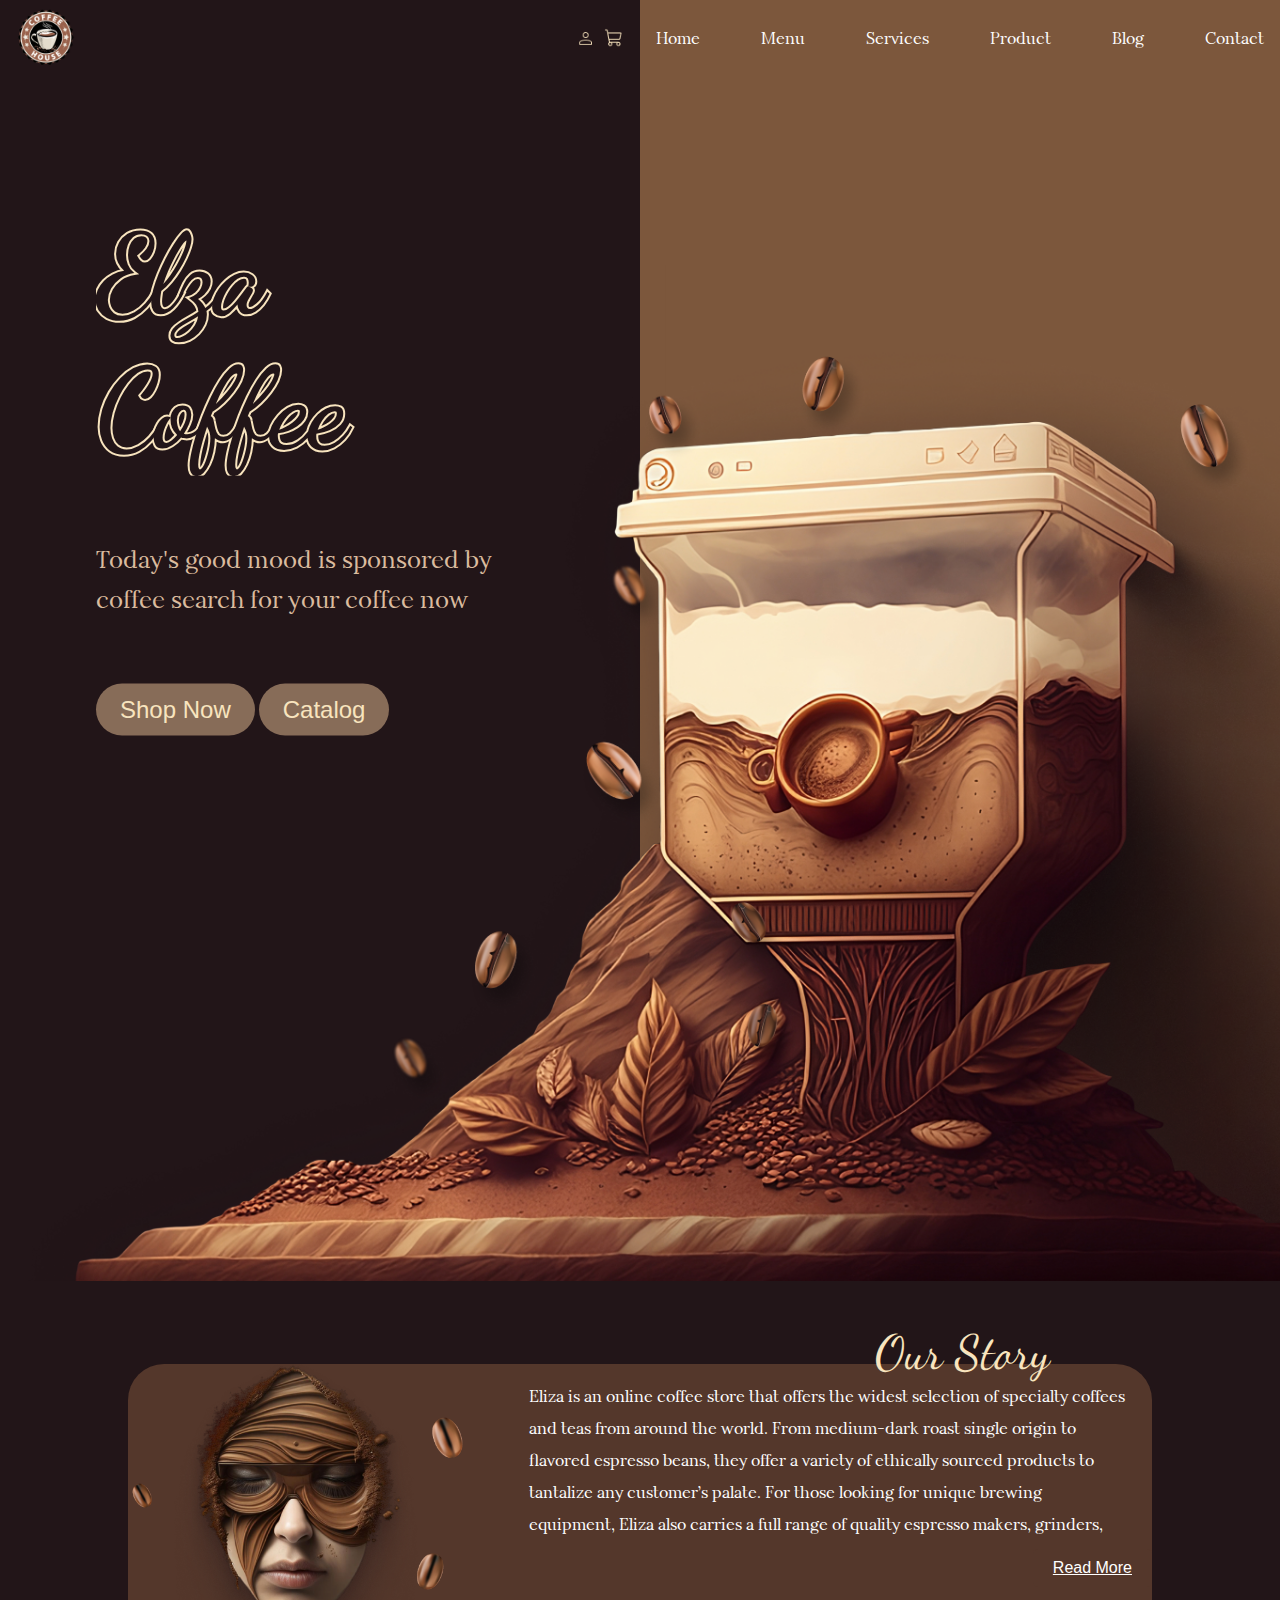
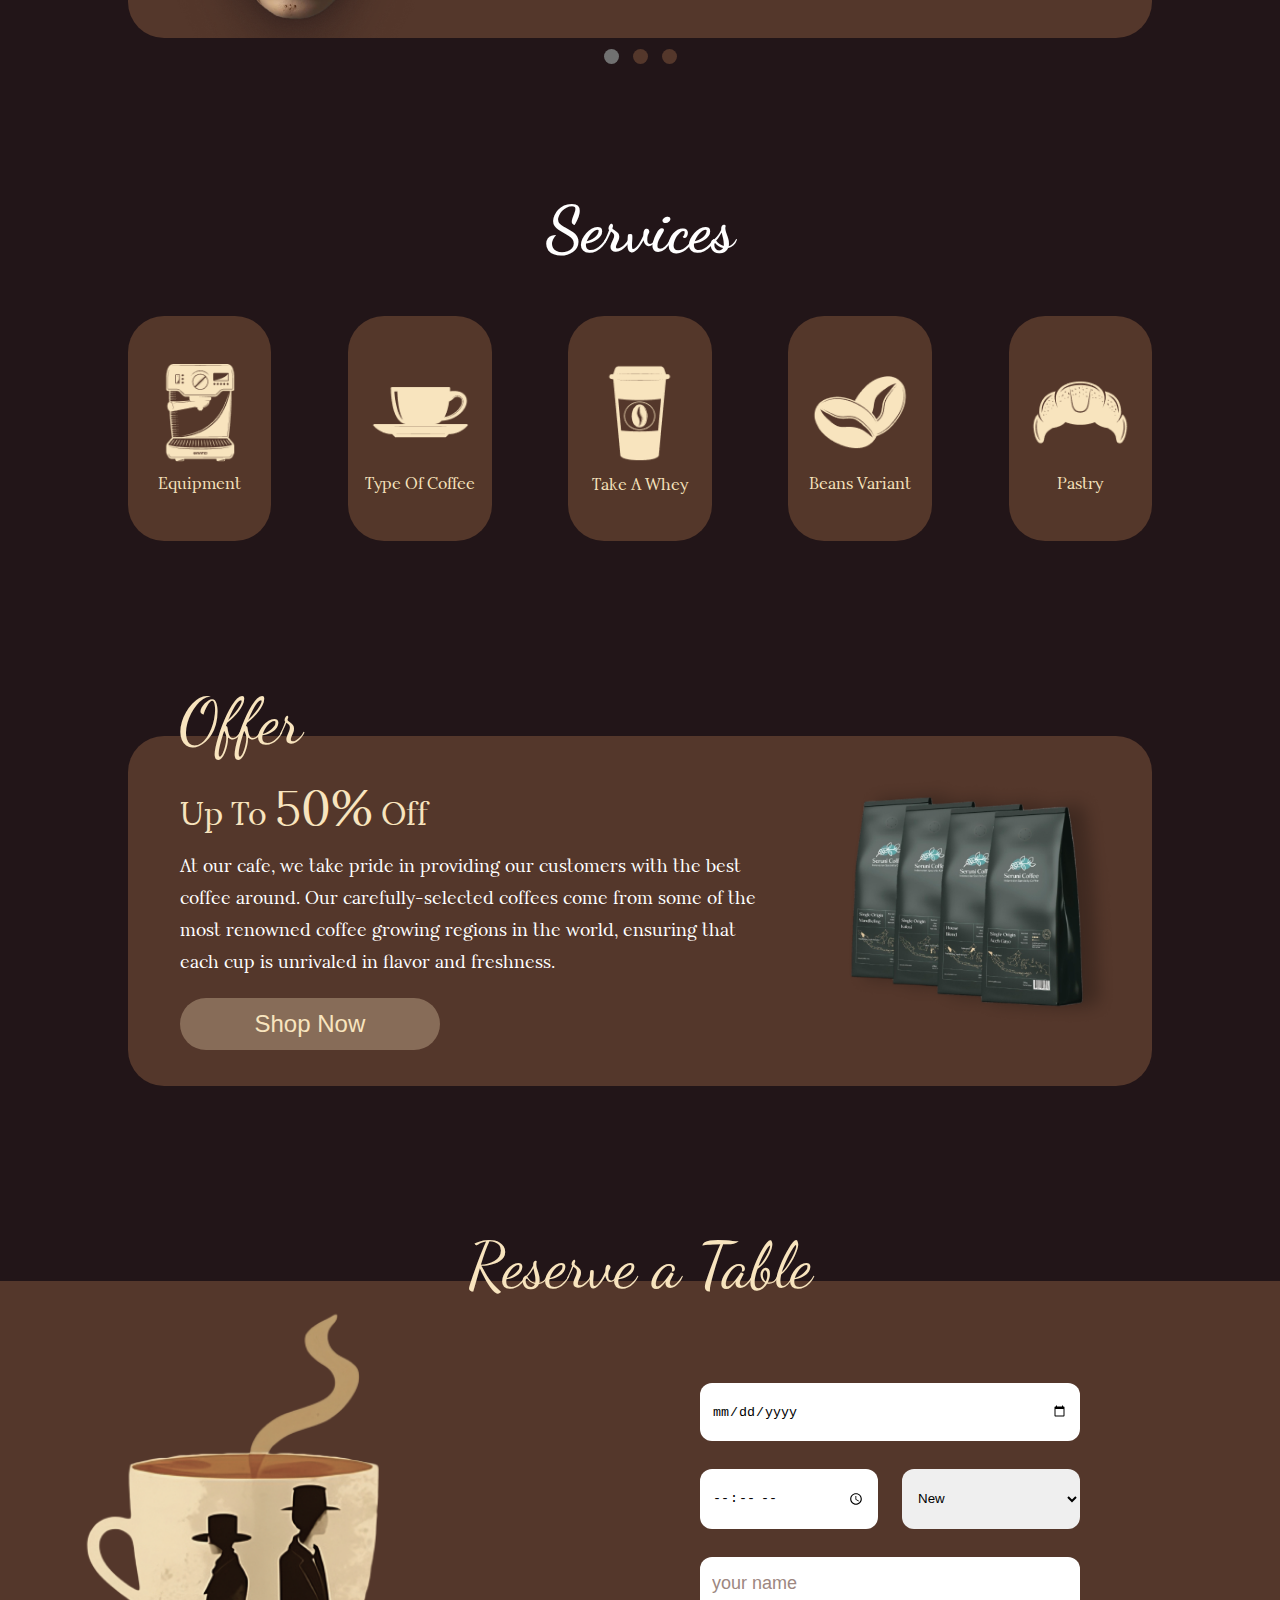
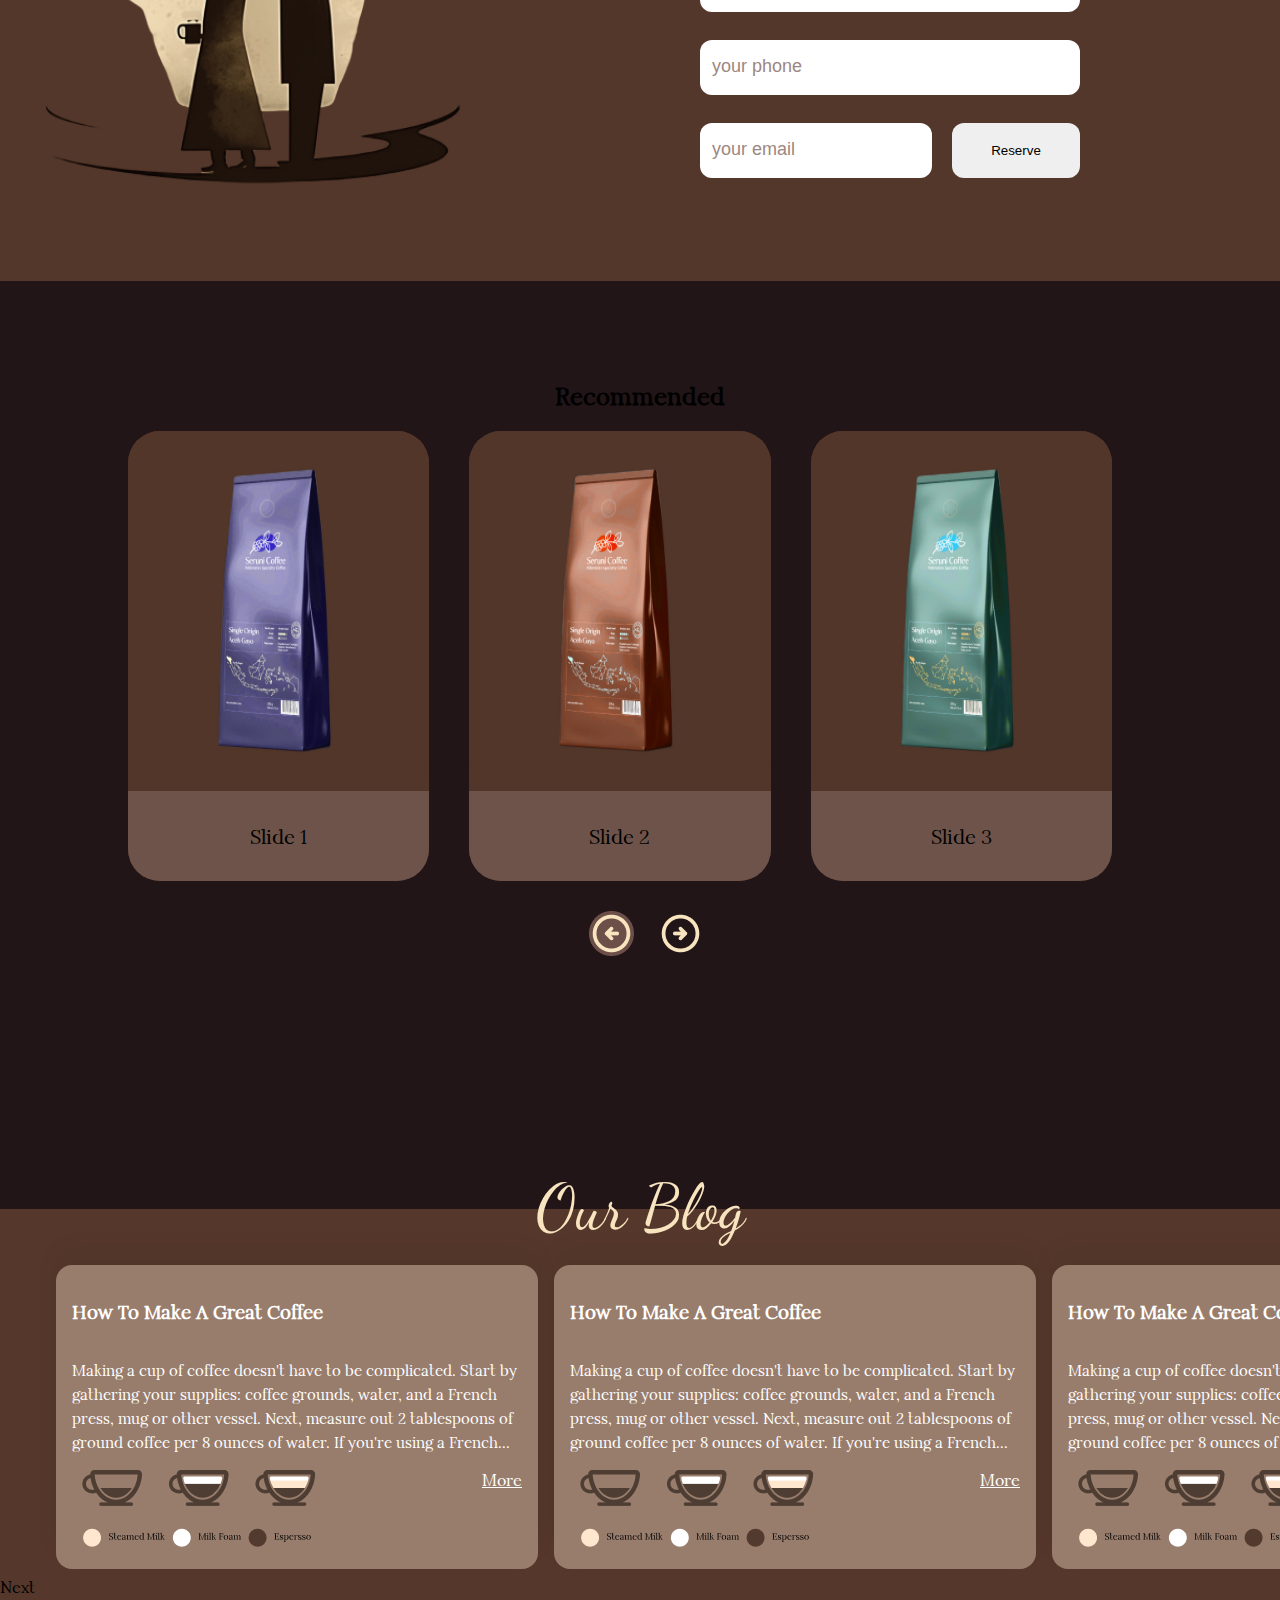
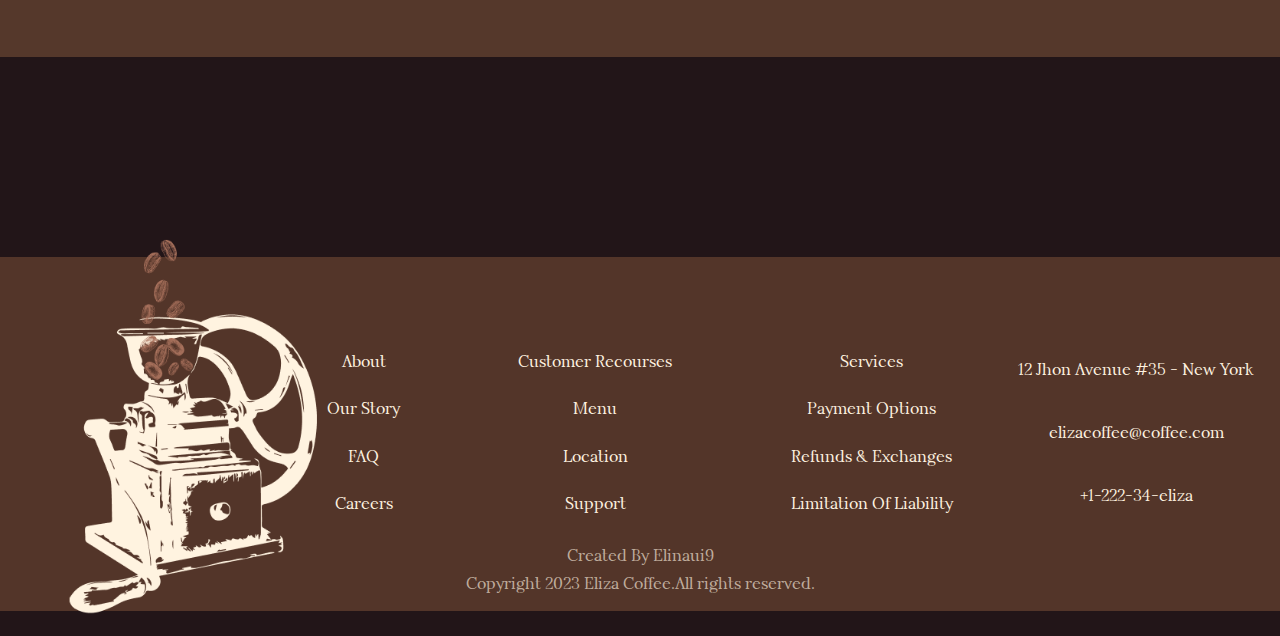
<file: index.html>
<!DOCTYPE html>
<html lang="en">
  <head>
    <meta charset="UTF-8" />
    <meta name="viewport" content="width=device-width, initial-scale=1.0" />
    <title>Project Slider</title>
    <link rel="stylesheet" href="styles.css" />
    <link rel="preconnect" href="https://fonts.googleapis.com" />
    <link rel="preconnect" href="https://fonts.gstatic.com" crossorigin />
    <link
      href="https://fonts.googleapis.com/css2?family=Dancing+Script:wght@400..700&family=Quicksand:wght@300..700&display=swap"
      rel="stylesheet"
    />
  </head>
  <body style="background-color: #221518">
    <header>
      <nav class="navbar-container">
        <div class="navbar-left">
          <img src="assets/logo.png" alt="logo" height="60px" width="60px" />
          <div class="navbar-icons">
            <img
              src="assets/NavbarIcon1.png"
              alt="NavbarUser"
              height="20px"
              width="20px"
            />
            <img
              src="assets/NavbarCartImg.png"
              alt="NavbarCart"
              height="20px"
              width="20px"
            />
            <div class="hamburger-menu" id="hamburger-menu">&#9776;</div>
          </div>
        </div>
        <div id="navbar-links" class="navbar-right">
          <a href="#" class="navbar-links">Home</a>
          <a href="#" class="navbar-links">Menu</a>
          <a href="#" class="navbar-links">Services</a>
          <a href="#" class="navbar-links">Product</a>
          <a href="#" class="navbar-links">Blog</a>
          <a href="#" class="navbar-links">Contact</a>
        </div>
      </nav>
    </header>

    <main>
      <section class="hero-container">
        <div class="hero-info-container">
          <div class="hero-info">
            <div class="hero-info-container-heading">Elza Coffee</div>
            <div class="hero-info-container-description">
              Today's good mood is sponsored by coffee search for your coffee
              now
            </div>
            <div class="hero-info-container-buttons">
              <button class="hero-info-container-button">Shop Now</button>
              <button class="hero-info-container-button">Catalog</button>
            </div>
          </div>
        </div>
        <div class="hero-image-container"></div>
        <div class="hero-image">
          <img
            src="assets/HeroImg.png"
            alt="heroImage"
            height="1100px"
            width="1300px"
          />
        </div>
        <div class="hero-image-mobile">
          <img
            src="assets/HeroImgMobile.png"
            alt="heroImage"
            height="1100px"
            width="1300px"
          />
        </div>
      </section>

      <section class="story-container">
        <div class="slider-container">
          <div class="slider">
            <div class="slide">
              <div class="slide-left-container">
                <img
                  src="assets/OurStoryImg.png"
                  alt="Space Station"
                  height="350px"
                  width="350px"
                />
              </div>
              <div class="slide-right-container">
                <div class="paragraph-container">
                  <p class="description">
                    Eliza is an online coffee store that offers the widest
                    selection of specialty coffees and teas from around the
                    world. From medium-dark roast single origin to flavored
                    espresso beans, they offer a variety of ethically sourced
                    products to tantalize any customer’s palate. For those
                    looking for unique brewing equipment, Eliza also carries a
                    full range of quality espresso makers, grinders, brewers,
                    French presses and more. On top of all that, their baristas
                    are highly trained professionals who know exactly how to
                    make the perfect cup for each customer. Whether it's for
                    home or business use, Eliza has you covered - all
                    conveniently available at the click of a button!Eliza is an online coffee store that offers the widest
                    selection of specialty coffees and teas from around the
                    world. From medium-dark roast single origin to flavored
                    espresso beans, they offer a variety of ethically sourced
                    products to tantalize any customer’s palate. For those
                    looking for unique brewing equipment, Eliza also carries a
                    full range of quality espresso makers, grinders, brewers,
                    French presses and more. On top of all that, their baristas
                    are highly trained professionals who know exactly how to
                    make the perfect cup for each customer. Whether it's for
                    home or business use, Eliza has you covered - all
                    conveniently available at the click of a button!
                  </p>
                </div>
                <button class="read-more-btn">Read More</button>
              </div>
            </div>
            <div class="slide">
              <div class="slide-left-container">
                <img
                  src="assets/OurStoryImg.png"
                  alt="Space Station"
                  height="350px"
                  width="350px"
                />
              </div>
              <div class="slide-right-container">
                <div class="paragraph-container">
                  <p class="description">
                    1Eliza is an online coffee store that offers the widest
                    selection of specialty coffees and teas from around the
                    world. From medium-dark roast single origin to flavored
                    espresso beans, they offer a variety of ethically sourced
                    products to tantalize any customer’s palate. For those
                    looking for unique brewing equipment, Eliza also carries a
                    full range of quality espresso makers, grinders, brewers,
                    French presses and more. On top of all that, their baristas
                    are highly trained professionals who know exactly how to
                    make the perfect cup for each customer. Whether it's for
                    home or business use, Eliza has you covered - all
                    conveniently available at the click of a button!
                  </p>
                </div>
                <button class="read-more-btn">Read More</button>
              </div>
            </div>
            <div class="slide">
              <div class="slide-left-container">
                <img
                  src="assets/OurStoryImg.png"
                  alt="Space Station"
                  height="350px"
                  width="350px"
                />
              </div>
              <div class="slide-right-container">
                <div class="paragraph-container">
                  <p class="description">
                    2Eliza is an online coffee store that offers the widest
                    selection of specialty coffees and teas from around the
                    world. From medium-dark roast single origin to flavored
                    espresso beans, they offer a variety of ethically sourced
                    products to tantalize any customer’s palate. For those
                    looking for unique brewing equipment, Eliza also carries a
                    full range of quality espresso makers, grinders, brewers,
                    French presses and more. On top of all that, their baristas
                    are highly trained professionals who know exactly how to
                    make the perfect cup for each customer. Whether it's for
                    home or business use, Eliza has you covered - all
                    conveniently available at the click of a button!
                  </p>
                </div>
                <button class="read-more-btn">Read More</button>
              </div>
            </div>
            <div class="slide">
              <div class="slide-left-container">
                <img
                  src="assets/OurStoryImg.png"
                  alt="Space Station"
                  height="350px"
                  width="350px"
                />
              </div>
              <div class="slide-right-container">
                <div class="paragraph-container">
                  <p class="description">
                    3Eliza is an online coffee store that offers the widest
                    selection of specialty coffees and teas from around the
                    world. From medium-dark roast single origin to flavored
                    espresso beans, they offer a variety of ethically sourced
                    products to tantalize any customer’s palate. For those
                    looking for unique brewing equipment, Eliza also carries a
                    full range of quality espresso makers, grinders, brewers,
                    French presses and more. On top of all that, their baristas
                    are highly trained professionals who know exactly how to
                    make the perfect cup for each customer. Whether it's for
                    home or business use, Eliza has you covered - all
                    conveniently available at the click of a button!
                  </p>
                </div>
                <button class="read-more-btn">Read More</button>
              </div>
            </div>
            <div class="slide">
              <div class="slide-left-container">
                <img
                  src="assets/OurStoryImg.png"
                  alt="Space Station"
                  height="350px"
                  width="350px"
                />
              </div>
              <div class="slide-right-container">
                <div class="paragraph-container">
                  <p class="description">
                    4Eliza is an online coffee store that offers the widest
                    selection of specialty coffees and teas from around the
                    world. From medium-dark roast single origin to flavored
                    espresso beans, they offer a variety of ethically sourced
                    products to tantalize any customer’s palate. For those
                    looking for unique brewing equipment, Eliza also carries a
                    full range of quality espresso makers, grinders, brewers,
                    French presses and more. On top of all that, their baristas
                    are highly trained professionals who know exactly how to
                    make the perfect cup for each customer. Whether it's for
                    home or business use, Eliza has you covered - all
                    conveniently available at the click of a button!
                  </p>
                </div>
                <button class="read-more-btn">Read More</button>
              </div>
            </div>
            <div class="slide">
              <div class="slide-left-container">
                <img
                  src="assets/OurStoryImg.png"
                  alt="Space Station"
                  height="350px"
                  width="350px"
                />
              </div>
              <div class="slide-right-container">
                <div class="paragraph-container">
                  <p class="description">
                    5Eliza is an online coffee store that offers the widest
                    selection of specialty coffees and teas from around the
                    world. From medium-dark roast single origin to flavored
                    espresso beans, they offer a variety of ethically sourced
                    products to tantalize any customer’s palate. For those
                    looking for unique brewing equipment, Eliza also carries a
                    full range of quality espresso makers, grinders, brewers,
                    French presses and more. On top of all that, their baristas
                    are highly trained professionals who know exactly how to
                    make the perfect cup for each customer. Whether it's for
                    home or business use, Eliza has you covered - all
                    conveniently available at the click of a button!
                  </p>
                </div>
                <button class="read-more-btn">Read More</button>
              </div>
            </div>
          </div>
          <div class="dots">
            <span class="dot" data-slide="0"></span>
            <span class="dot" data-slide="1"></span>
            <span class="dot" data-slide="2"></span>
          </div>
        </div>
      </section>

      <section class="services-container">
        <div class="services-cards-container" style="width: 100%">
          <h2 class="services-heading">Services</h2>
          <div class="services-cards">
            <div class="service-card">
              <img
                src="assets/ServicesIcon1.png"
                alt="ServicesIcon1"
                width="100px"
                height="100px"
              />
              <div>Equipment</div>
            </div>
            <div class="service-card">
              <img
                src="assets/ServicesIcon2.png"
                alt="ServicesIcon2"
                width="100px"
                height="100px"
              />
              <div>Type Of Coffee</div>
            </div>
            <div class="service-card">
              <img
                src="assets/ServicesIcon3.png"
                alt="ServicesIcon3"
                width="100px"
                height="100px"
              />
              <div>Take A Whey</div>
            </div>
            <div class="service-card">
              <img
                src="assets/ServicesIcon4.png"
                alt="ServicesIcon4"
                width="100px"
                height="100px"
              />
              <div>Beans Variant</div>
            </div>
            <div class="service-card">
              <img
                src="assets/ServicesIcon5.png"
                alt="ServicesIcon5"
                width="100px"
                height="100px"
              />
              <div>Pastry</div>
            </div>
          </div>
        </div>

        <div class="offer-conatiner">
          <div class="offer-card">
            <div class="offer-description">
              <div class="offer-description-container"></div>
              <div class="offer-heading">
                Up To <span class="offer-percentage">50%</span> Off
              </div>
              <div class="offer-detail">
                At our cafe, we take pride in providing our customers with the
                best coffee around. Our carefully-selected coffees come from
                some of the most renowned coffee growing regions in the world,
                ensuring that each cup is unrivaled in flavor and freshness.
              </div>
              <button class="offer-button">Shop Now</button>
            </div>
            <div class="offer-image-container">
              <img
                alt="offer-image"
                src="assets/OfferImg.png"
                height="350px"
                width="350px"
              />
            </div>
          </div>
        </div>
        <div class="reserve-container">
          <div class="reserve-image-container">
            <img
              src="assets/ReserveImg.png"
              alt="ReserveImage"
              height="450px"
              width="450px"
            />
          </div>
          <div class="form-container">
            <form class="services-form">
              <!-- <label for="date">Date:</label> -->
              <input
                class="form-date"
                type="date"
                id="date"
                name="date"
                placeholder="New"
                required
              />

              <!-- <label for="time">Time:</label> -->
              <div class="form-time-user-type">
                <input
                  class="form-time"
                  type="time"
                  id="time"
                  name="time"
                  required
                />

                <select
                  class="form-user-type"
                  id="user-type"
                  name="user-type"
                  required
                >
                  <option value="new">New</option>
                  <option value="returning">Returning</option>
                </select>
              </div>

              <!-- <label for="name">Name:</label> -->
              <input
                class="form-name"
                type="text"
                id="name"
                name="name"
                placeholder="your name"
                required
              />

              <!-- <label for="phone">Phone Number:</label> -->
              <input
                class="form-phone"
                type="tel"
                id="phone"
                name="phone"
                placeholder="your phone"
                required
              />

              <!-- <label for="email">Email:</label> -->
              <div class="form-email-button">
                <input
                  class="form-email"
                  type="email"
                  id="email"
                  name="email"
                  placeholder="your email"
                  required
                />

                <button class="form-button" type="submit">Reserve</button>
              </div>
            </form>
          </div>
        </div>
      </section>

      <section class="products-conatiner">
        <h2>Recommended</h2>
        <div class="carousel">
          <div class="carousel-container">
            <div class="carousel-slide">
              <div class="image-container">
                <img
                  src="assets/ProductImg1.png"
                  alt="Slide 1"
                  height="350px"
                  width="350px"
                />
              </div>
              <div class="text-container">Slide 1</div>
            </div>
            <div class="carousel-slide">
              <div class="image-container">
                <img
                  src="assets/ProductImg2.png"
                  alt="Slide 2"
                  height="350px"
                  width="350px"
                />
              </div>
              <div class="text-container">Slide 2</div>
            </div>
            <div class="carousel-slide">
              <div class="image-container">
                <img
                  src="assets/ProductImg3.png"
                  alt="Slide 3"
                  height="350px"
                  width="350px"
                />
              </div>
              <div class="text-container">Slide 3</div>
            </div>
            <div class="carousel-slide">
              <div class="image-container">
                <img
                  src="assets/ProductImg1.png"
                  alt="Slide 4"
                  height="350px"
                  width="350px"
                />
              </div>
              <div class="text-container">Slide 4</div>
            </div>
            <div class="carousel-slide">
              <div class="image-container">
                <img
                  src="assets/ProductImg2.png"
                  alt="Slide 5"
                  height="350px"
                  width="350px"
                />
              </div>
              <div class="text-container">Slide 5</div>
            </div>
            <div class="carousel-slide">
              <div class="image-container">
                <img
                  src="assets/ProductImg3.png"
                  alt="Slide 6"
                  height="350px"
                  width="350px"
                />
              </div>
              <div class="text-container">Slide 6</div>
            </div>
          </div>
          <div class="carousel-button-container">
            <button class="carousel-button prev">
              <img src="assets/ProductPreviousIcon.png" alt="Previous" />
            </button>
            <button class="carousel-button next">
              <img src="assets/ProductNextIcon.png" alt="Next" />
            </button>
          </div>
        </div>
      </section>

      <section class="blogs-container">
        <div class="blog-card-conatiner">
          <div class="blog-cards alignfull">
            <div class="blog-card" style="background-color: #997d6c">
              <h3>How To Make A Great Coffee</h3>
              <p class="blog-card--content">
                Making a cup of coffee doesn't have to be complicated. Start by
                gathering your supplies: coffee grounds, water, and a French
                press, mug or other vessel. Next, measure out 2 tablespoons of
                ground coffee per 8 ounces of water. If you're using a French
                press, pour the measured grounds into the bottom of the press
                followed by hot water (between 195-205 degrees Fahrenheit). Let
                sit for three minutes before gently pushing down on the filter
                to trap the grounds at the bottom; this will create an intense
                flavor with slightly heavier body than filtered methods. If you
                have neither a French press nor filter, just pour your measured
                grounds directly into a mug or vessel and top with piping hot
                water. Give it a stir and let it sit for 3-4 minutes before
                consuming--but don't leave it too long as this method won't
                produce quite as bold of a flavor as either filtering or
                pressing would!
              </p>
              <div class="blog-card--footer">
                <div class="blog-card-image">
                  <img src="assets/BlogImg1.png" alt="BlogImg1" />
                </div>
                <div class="more-button" data-expanded="false">More</div>
              </div>
            </div>
            <div class="blog-card" style="background-color: #997d6c">
              <h3>How To Make A Great Coffee</h3>
              <p class="blog-card--content">
                Making a cup of coffee doesn't have to be complicated. Start by
                gathering your supplies: coffee grounds, water, and a French
                press, mug or other vessel. Next, measure out 2 tablespoons of
                ground coffee per 8 ounces of water. If you're using a French
                press, pour the measured grounds into the bottom of the press
                followed by hot water (between 195-205 degrees Fahrenheit). Let
                sit for three minutes before gently pushing down on the filter
                to trap the grounds at the bottom; this will create an intense
                flavor with slightly heavier body than filtered methods. If you
                have neither a French press nor filter, just pour your measured
                grounds directly into a mug or vessel and top with piping hot
                water. Give it a stir and let it sit for 3-4 minutes before
                consuming--but don't leave it too long as this method won't
                produce quite as bold of a flavor as either filtering or
                pressing would!
              </p>
              <div class="blog-card--footer">
                <div class="blog-card-image">
                  <img src="assets/BlogImg1.png" alt="BlogImg1" />
                </div>
                <div class="more-button" data-expanded="false">More</div>
              </div>
            </div>
            <div class="blog-card" style="background-color: #997d6c">
              <h3>How To Make A Great Coffee</h3>
              <p class="blog-card--content">
                Making a cup of coffee doesn't have to be complicated. Start by
                gathering your supplies: coffee grounds, water, and a French
                press, mug or other vessel. Next, measure out 2 tablespoons of
                ground coffee per 8 ounces of water. If you're using a French
                press, pour the measured grounds into the bottom of the press
                followed by hot water (between 195-205 degrees Fahrenheit). Let
                sit for three minutes before gently pushing down on the filter
                to trap the grounds at the bottom; this will create an intense
                flavor with slightly heavier body than filtered methods. If you
                have neither a French press nor filter, just pour your measured
                grounds directly into a mug or vessel and top with piping hot
                water. Give it a stir and let it sit for 3-4 minutes before
                consuming--but don't leave it too long as this method won't
                produce quite as bold of a flavor as either filtering or
                pressing would!
              </p>
              <div class="blog-card--footer">
                <div class="blog-card-image">
                  <img src="assets/BlogImg1.png" alt="BlogImg1" />
                </div>
                <div class="more-button" data-expanded="false">More</div>
              </div>
            </div>
            <div class="blog-card" style="background-color: #997d6c">
              <h3>How To Make A Great Coffee</h3>
              <p class="blog-card--content">
                Making a cup of coffee doesn't have to be complicated. Start by
                gathering your supplies: coffee grounds, water, and a French
                press, mug or other vessel. Next, measure out 2 tablespoons of
                ground coffee per 8 ounces of water. If you're using a French
                press, pour the measured grounds into the bottom of the press
                followed by hot water (between 195-205 degrees Fahrenheit). Let
                sit for three minutes before gently pushing down on the filter
                to trap the grounds at the bottom; this will create an intense
                flavor with slightly heavier body than filtered methods. If you
                have neither a French press nor filter, just pour your measured
                grounds directly into a mug or vessel and top with piping hot
                water. Give it a stir and let it sit for 3-4 minutes before
                consuming--but don't leave it too long as this method won't
                produce quite as bold of a flavor as either filtering or
                pressing would!
              </p>
              <div class="blog-card--footer">
                <div class="blog-card-image">
                  <img src="assets/BlogImg1.png" alt="BlogImg1" />
                </div>
                <div class="more-button" data-expanded="false">More</div>
              </div>
            </div>
            <div class="blog-card" style="background-color: #997d6c">
              <h3>How To Make A Great Coffee</h3>
              <p class="blog-card--content">
                Making a cup of coffee doesn't have to be complicated. Start by
                gathering your supplies: coffee grounds, water, and a French
                press, mug or other vessel. Next, measure out 2 tablespoons of
                ground coffee per 8 ounces of water. If you're using a French
                press, pour the measured grounds into the bottom of the press
                followed by hot water (between 195-205 degrees Fahrenheit). Let
                sit for three minutes before gently pushing down on the filter
                to trap the grounds at the bottom; this will create an intense
                flavor with slightly heavier body than filtered methods. If you
                have neither a French press nor filter, just pour your measured
                grounds directly into a mug or vessel and top with piping hot
                water. Give it a stir and let it sit for 3-4 minutes before
                consuming--but don't leave it too long as this method won't
                produce quite as bold of a flavor as either filtering or
                pressing would!
              </p>
              <div class="blog-card--footer">
                <div class="blog-card-image">
                  <img src="assets/BlogImg1.png" alt="BlogImg1" />
                </div>
                <div class="more-button" data-expanded="false">More</div>
              </div>
            </div>
            <div class="blog-card" style="background-color: #997d6c">
              <h3>How To Make A Great Coffee</h3>
              <p class="blog-card--content">
                Making a cup of coffee doesn't have to be complicated. Start by
                gathering your supplies: coffee grounds, water, and a French
                press, mug or other vessel. Next, measure out 2 tablespoons of
                ground coffee per 8 ounces of water. If you're using a French
                press, pour the measured grounds into the bottom of the press
                followed by hot water (between 195-205 degrees Fahrenheit). Let
                sit for three minutes before gently pushing down on the filter
                to trap the grounds at the bottom; this will create an intense
                flavor with slightly heavier body than filtered methods. If you
                have neither a French press nor filter, just pour your measured
                grounds directly into a mug or vessel and top with piping hot
                water. Give it a stir and let it sit for 3-4 minutes before
                consuming--but don't leave it too long as this method won't
                produce quite as bold of a flavor as either filtering or
                pressing would!
              </p>
              <div class="blog-card--footer">
                <div class="blog-card-image">
                  <img src="assets/BlogImg1.png" alt="BlogImg1" />
                </div>
                <div class="more-button" data-expanded="false">More</div>
              </div>
            </div>
          </div>
          <div id="blog-cards-navigation" class="blog-cards-navigation">
            Next
          </div>
        </div>
      </section>
    </main>

    <footer class="footer-container">
      <div class="copyright-container">
        <div style="margin-bottom: 8px">Created By Elinaui9</div>
        <div>Copyright 2023 Eliza Coffee.All rights reserved.</div>
      </div>
      <div class="footer-image">
        <img
          src="assets/FooterImg.png"
          alt="Footer Image"
          height="375px"
          width="300px"
        />
      </div>
      <div class="footer-content">
        <div class="grid-item">About</div>
        <div class="grid-item">Customer Recourses</div>
        <div class="grid-item">Services</div>
        <div class="grid-item">Our Story</div>
        <div class="grid-item">Menu</div>
        <div class="grid-item">Payment Options</div>
        <div class="grid-item">FAQ</div>
        <div class="grid-item">Location</div>
        <div class="grid-item">Refunds & Exchanges</div>
        <div class="grid-item">Careers</div>
        <div class="grid-item">Support</div>
        <div class="grid-item">Limitation Of Liability</div>
      </div>
      <div class="footer-address">
        <div class="address-grid-item">12 Jhon Avenue #35 - New York</div>
        <div class="address-grid-item">elizacoffee@coffee.com</div>
        <div class="address-grid-item">+1-222-34-eliza</div>
      </div>
    </footer>

    <script src="scripts.js"></script>
  </body>
</html>
</file>
<file: styles.css>
/*styles.css */
@import url("https://fonts.googleapis.com/css2?family=Dancing+Script:wght@400..700&family=Quicksand:wght@300..700&display=swap");

@font-face {
  font-family: "Leiko";
  src: url("fonts/Leiko-Regular.otf") format("truetype");
  /* font-weight: normal;S */
}

body {
  margin: 0;
  font-family: "Leiko", sans-serif;
}

.navbar-container {
  position: absolute;
  top: 0;
  width: 100%;
  display: flex;
  align-items: center;
  z-index: 10;
}

.navbar-left {
  width: 100%;
  padding: 8px 16px;
  display: flex;
  justify-content: space-between;
}

.navbar-right {
  width: 100%;
  padding: 8px 16px;
  display: flex;
  justify-content: space-between;
}

.navbar-icons {
  display: flex;
  gap: 8px;
  align-items: center;
}

.navbar-links {
  text-decoration: none;
  color: white;
}

.hamburger-menu {
  display: none;
}

.hero-container {
  display: flex;
  height: 140vh;
  justify-content: space-between;
  position: relative;
  margin-bottom: 4rem;
}

.hero-info {
  display: flex;
  flex-direction: column;
  width: 70%;
  gap: 4rem;
  transform: translateY(-30%);
}

.hero-info-container {
  height: 100%;
  /* background-color: cyan; */
  width: 50%;
  display: flex;
  flex-direction: column;
  justify-content: center;
  align-items: center;
  gap: 4rem;
}

.hero-info-container-heading {
  font-family: "Dancing Script", cursive;
  font-optical-sizing: auto;
  font-size: 7rem;
  font-weight: bold;
  background: -webkit-linear-gradient(
    -86deg,
    #f8e4be 100%,
    #fff3e0 100%,
    #fff8e8 100%,
    #dfc39d 100%
  );
  -webkit-background-clip: text;
  -webkit-text-stroke: 4px transparent;
  color: #221518;
}

.hero-info-container-description {
  color: #dabb9e;
  font-size: 24px;
  font-family: "Leiko", sans-serif;
  line-height: 40px;
}

.hero-info-container-button {
  background-color: #876c58;
  border-radius: 36px;
  padding: 12px 24px;
  /* width: 30%; */
  font-size: 24px;
  color: #f8e4be;
  border: none;
}

.hero-image-container {
  width: 50%;
  position: relative;
  background-color: #7c573c;
}

.hero-image {
  position: absolute;
  bottom: -2%;
  right: 0;
  /* transform: translateX(-5%); */
  /* height: 100%; */
  /* top: 0;
  left: 0;
  right: 0; */
}

.hero-image img {
  width: 100%;
  height: auto;
  /* object-fit: cover; */
}

.hero-image-mobile {
  position: absolute;
  display: none;
  bottom: 0;
}

.hero-image-mobile img {
  width: 100%;
  height: auto;
  /* object-fit: cover; */
}

.story-container {
  background-color: #221518;
  width: 100%;
}

.slider-container {
  width: 80%;
  /* max-width: 1200px; */
  position: relative;
  overflow: hidden;
  background-color: #221518;
  /* border-radius: 10px; */
  margin-left: auto;
  margin-right: auto;
  padding-top: 40px;
}

.slider {
  display: flex;
  transition: transform 0.5s ease-in-out;
}

.slide {
  display: flex;
  width: 100%;
  flex-shrink: 0;
  background-color: #54372b;
  border-radius: 36px;
}

.slide-left-container {
  flex: 1;
  display: flex;
  flex-direction: column;
  align-items: center;
  /* justify-content: center; */
  /* padding: 20px; */
  box-sizing: border-box;
}

.slide-right-container {
  flex: 2;
  display: flex;
  flex-direction: column;
  align-items: center;
  /* justify-content: center; */
  /* padding: 20px; */
  box-sizing: border-box;
}

.slider-container::after {
  content: "Our Story";
  position: absolute;
  top: 0%;
  /* left: 75%; */
  right: 10%;
  font-family: "Dancing Script", cursive;
  font-optical-sizing: auto;
  font-size: 3rem;
  color: #f8e4be;
}

.slide-left-container img {
  max-width: 100%;
  height: auto;
  border-radius: 10px;
}

.paragraph-container {
  max-height: 175px;
  overflow: hidden;
  transition: max-height 0.3s ease;
  color: #ffffff;
  line-height: 2;
  padding: 0px 20px 0px 60px;
}

.read-more-btn {
  background-color: #54372b;
  color: #ffffff;
  border: none;
  padding: 10px 20px;
  cursor: pointer;
  font-size: 1rem;
  border-radius: 5px;
  align-self: flex-end; /* Align the button to the right */
  margin-top: 10px;
  text-decoration: underline;
}

.dots {
  text-align: center;
  padding: 10px 0;
}

.dot {
  height: 15px;
  width: 15px;
  margin: 0 5px;
  background-color: #54372b;
  border-radius: 50%;
  display: inline-block;
  cursor: pointer;
}

.dot.active {
  background-color: #717171;
}

.services-container {
  display: flex;
  flex-direction: column;
  /* justify-content: center; */
  align-items: center;
  padding: 40px 0px;
  margin-top: 20px;
  gap: 120px;
  /* background-color: blue; */
}
.services-cards-container {
  display: flex;
  flex-direction: column;
  width: 100%;
  align-items: center;
  margin: auto;
}

.services-heading {
  color: white;
  font-size: 4rem;
  text-align: center;
  margin-bottom: 3rem;
  font-family: "Dancing Script", cursive;
}

.services-cards {
  /* background-color: red; */
  width: 80%;
  display: flex;
  justify-content: space-between;
}

.service-card {
  background-color: #54372a;
  width: 14%;
  height: 225px;
  border-radius: 36px;
  display: flex;
  flex-direction: column;
  justify-content: center;
  align-items: center;
  color: #f8e4be;
  gap: 5%;
}

.service-card img {
  max-width: 100%;
  height: auto;
}

.offer-conatiner {
  height: 500px;
  /* background-color: red; */
  /* padding: 32px; */
  width: 100%;
  display: flex;
  align-items: center;
  justify-content: center;
}

.offer-card::before {
  content: "Offer";
  position: absolute;
  top: -15%;
  left: 5%;
  font-family: "Dancing Script", cursive;
  font-optical-sizing: auto;
  /* height: 20px;
  width: 20px; */
  font-size: 4rem;
  color: #f8e4be;
  /* background-color: red; */
}

.offer-card {
  background-color: #54372b;
  width: 80%;
  height: 350px;
  border-radius: 36px;
  position: relative;
  display: flex;
  /* flex: 1; */
  /* height: 500px; */
}

.offer-description {
  width: 65%;
  /* background-color: aqua; */
  display: flex;
  flex-direction: column;
  gap: 20px;
  justify-content: center;
  /* align-items: center; */
  padding: 0px 52px;
  line-height: 32px;
}

.offer-image-container {
  width: 35%;
  padding: 16px;
  /* background-color: antiquewhite; */
}

.offer-heading {
  font-size: 2rem;
  color: #f8e4be;
}

.offer-percentage {
  font-size: 3rem;
  background-color: transparent;
  color: #f8e4be;
}

.offer-detail {
  color: #ffffff;
  font-size: 1.1rem;
}

.offer-button {
  background-color: #876c58;
  border-radius: 36px;
  padding: 12px 24px;
  width: 30%;
  font-size: 24px;
  color: #f8e4be;
  border: none;
  /* display: flex; */
}

.offer-image-container img {
  display: block;
  margin-left: auto;
  margin-right: auto;
  max-width: 100%;
  height: auto;
}

.reserve-container {
  display: flex;
  justify-content: space-between;
  background-color: #54372b;
  width: 100%;
  position: relative;
  height: 600px;
  /* padding: 20px 40px; */
  /* background-color: blue; */
}

.reserve-container::before {
  content: "Reserve a Table";
  position: absolute;
  top: -9%;
  left: 50%;
  transform: translateX(-50%);
  font-family: "Dancing Script", cursive;
  font-optical-sizing: auto;
  /* height: 20px;
  width: 20px; */
  /* background-color: red; */
  font-size: 4rem;
  color: #f8e4be;
}

.reserve-container {
  display: flex;
  justify-content: space-between;
  background-color: #54372b;
  width: 100%;
  position: relative;
  height: 600px;
  /* padding: 20px 40px; */
  /* background-color: blue; */
}

/* .reserve-container {
  display: flex;
} */

.reserve-image-container {
  width: 50%;
  padding: 20px;
}

.reserve-image-container img {
  max-width: 100%;
  height: auto;
  display: block;
  margin-left: auto;
  margin-right: auto;
}

.form-container {
  width: 50%;
  /* background-color: aquamarine; */
  padding: 20px 160px;
  display: flex;
  justify-content: center;
  align-items: center;
}

.services-form {
  display: flex;
  flex-direction: column;
  gap: 28px;
  width: 100%;
  padding: 40px;
  /* justify-content: center;
  align-items: center; */
}

.form-date {
  padding: 20px 12px;
  border-radius: 12px;
  border: none;
  outline: none;
}

.form-time-user-type {
  display: flex;
  gap: 24px;
}

.form-time {
  flex: 1;
  padding: 20px 12px;
  border-radius: 12px;
  border: none;
  outline: none;
}

.form-user-type {
  flex: 1;
  padding: 20px 12px;
  border-radius: 12px;
  border: none;
  outline: none;
}

.form-name {
  padding: 20px 12px;
  border-radius: 12px;
  border: none;
  outline: none;
}

::placeholder {
  color: #9d8781;
  font-size: large;
}

.form-phone {
  padding: 20px 12px;
  border-radius: 12px;
  border: none;
  outline: none;
}

.form-email-button {
  width: 100%;
  display: flex;
  gap: 20px;
}

.form-email {
  padding: 20px 12px;
  border-radius: 12px;
  border: none;
  outline: none;
  flex: 2;
}

.form-button {
  padding: 20px 12px;
  border-radius: 12px;
  border: none;
  outline: none;
  flex: 1;
}

.products-conatiner {
  display: flex;
  flex-direction: column;
  justify-content: center;
  align-items: center;
  padding: 40px 0px;
  /* width: 100%; */
  overflow: hidden;
}

.carousel {
  position: relative;
  width: 80%;
  overflow: hidden;
}

.carousel-container {
  display: flex;
  transition: transform 0.5s ease-in-out;
  gap: 40px; /* Add gap between slides */
  margin-bottom: 20px;
}

.carousel-slide {
  min-width: calc(100% / 3 - 40px); /* Adjust width to account for gap */
  background-color: #53362a;
  /* border: 1px solid #ddd; */
  box-sizing: border-box;
  display: flex;
  height: 450px;
  flex-direction: column;
  border-radius: 32px;
}

.image-container {
  flex: 0 0 80%;
  display: flex;
  justify-content: center;
  align-items: center;
  background-color: #53362a;
  border-radius: 32px;
}

.image-container img {
  max-width: 100%;
  max-height: 100%;
}

.text-container {
  flex: 0 0 20%;
  display: flex;
  justify-content: center;
  align-items: center;
  background-color: #6d5349;
  font-size: 20px;
  border-radius: 0px 0px 32px 32px;
  /* border-top: 1px solid #ddd; */
}

.carousel-button {
  /* position: absolute; */
  bottom: 15%;
  background-color: transparent;
  color: #fff;
  border: none;
  padding: 10px;
  cursor: pointer;
  z-index: 10;
}

.carousel-button-container {
  display: block;
  width: 20%;
  margin-left: auto;
  margin-right: auto;
  transform: translateX(20%);
}

/* .prev {
  left: 47%;
}

.next {
  right: 47%;
} */

.blogs-container {
  display: flex;
  justify-content: space-between;
  background-color: #55382b;
  width: 100%;
  position: relative;
  /* height: 600px; */
  margin-top: 200px;
  margin-bottom: 200px;
}

.blogs-container::before {
  content: "Our Blog";
  position: absolute;
  top: -9%;
  left: 50%;
  transform: translateX(-50%);
  font-family: "Dancing Script", cursive;
  font-optical-sizing: auto;
  /* height: 20px;
  width: 20px; */
  /* background-color: red; */
  font-size: 4rem;
  color: #f8e4be;
}

.blog-card-conatiner {
  width: 100%;
  height: auto;
  padding: 0px 0px 60px 0px;
  display: flex;
  flex-direction: column;
}

.blog-cards {
  display: flex;
  flex-wrap: nowrap;
  overflow-x: scroll;
  -webkit-overflow-scrolling: touch;
  -ms-overflow-style: none;
  scrollbar-width: none;

  padding: 48px 48px 0 48px;
}

.blog-cards::-webkit-scrollbar {
  -webkit-appearance: none;
  width: 5px;
  height: 5px;
}

.blog-cards::-webkit-scrollbar-thumb {
  border-radius: 0;
  background-color: rgba(0, 0, 0, 0.5);
  background: linear-gradient(90deg, #02bcf5, #0073e6, #003ab9, #635bff);
  box-shadow: 0 0 1px rgba(255, 255, 255, 0.5);
  border-radius: 16px;
  opacity: 0.5;
}

.blog-cards:hover::-webkit-scrollbar-thumb {
  opacity: 1;
}

.blog-card {
  display: flex;
  flex-direction: column;
  min-width: 450px;
  flex-basis: 450px;
  border-radius: 16px;
  margin: 8px;
  padding: 16px;
  box-shadow: 0 -16px 24px rgb(0 0 0 / 5%);
  color: #ffffff;
  /* height: 350px; */
  transition: all 150ms cubic-bezier(0.215, 0.61, 0.355, 1);
}

.blog-card:hover {
  transform: scale(1.04) translateY(-16px);
  box-shadow: 0 -16px 24px rgb(0 0 0 / 10%);
}

.blog-card h3 {
  padding-top: 0;
  line-height: 1.35;
}

.blog-card .blog-card--content {
  line-height: 24px;
  font-size: 15px;
  font-weight: 300;
  overflow: hidden; /* Hide overflow text */
  max-height: 500px;
  display: -webkit-box;
  -webkit-line-clamp: 4;
  -webkit-box-orient: vertical;
}

.blog-card .blog-card--footer {
  display: flex;
  justify-content: space-between;
}

.blog-cards-navigation {
  display: flex;
  cursor: pointer;
  /* justify-content: end; */
}

.more-button {
  cursor: pointer;
  background-color: transparent;
  border: none;
  color: #fff;
  font-size: 16px;
  text-decoration: underline;
  padding: 0;
}

.footer-container {
  height: 350px;
  background-color: #533529;
  display: flex;
  /* padding: 20px 0 110px 0; */
  padding: 0px 20px 4px 20px;
  position: relative;
  margin: 0;
}

.footer-image {
  width: 20%;
}

.footer-image img {
  width: 100%;
  /* height: auto; */
  transform: translateX(20%) translateY(-5%);
}

.footer-content {
  display: grid;
  grid-template-columns: auto auto auto;
  width: 60%;
  /* gap: 28px; */
  padding: 80px 0px;
  /* text-align: center; */
}

.grid-item {
  /* background-color: red; */
  display: flex;
  justify-content: center;
  align-items: center;
  color: #fff3e0;
}

.footer-address {
  display: grid;
  grid-template-columns: auto;
  width: 20%;
  padding: 80px 0px;
}

.address-grid-item {
  display: flex;
  justify-content: center;
  align-items: center;
  color: #fff3e0;
}

.copyright-container {
  position: absolute;
  bottom: 5%;
  left: 50%;
  transform: translateX(-50%);
  text-align: center;
  color: #fff3e0a6;
}

.blog-card .blog-card--content img {
  max-width: 100%;
}

.blog-card .blog-card--link {
  line-height: 1.5;
  font-size: 15px;
  font-weight: 700;
  opacity: 0.7;
  margin: auto 0 0 0;
}

.blog-card h3 a,
.blog-card .blog-card--link a {
  color: #ffffff;
}

.blog-card .blog-card--link a svg {
  --arrowSpacing: 5px;
  --arrowHoverTransition: 150ms cubic-bezier(0.215, 0.61, 0.355, 1);
  --arrowHoverOffset: translateX(3px);
  --arrowTipTransform: none;
  --arrowLineOpacity: 0;
  position: relative;
  top: 1px;
  margin-left: var(--arrowSpacing);
  stroke-width: 2px;
  fill: none;
  stroke: currentColor;
}

.HoverArrow__linePath {
  opacity: var(--arrowLineOpacity);
  transition: opacity var(--hoverTransition, var(--arrowHoverTransition));
}

.HoverArrow__tipPath {
  transform: var(--arrowTipTransform);
  transition: transform var(--hoverTransition, var(--arrowHoverTransition));
}

.blog-card:hover .HoverArrow__linePath {
  --arrowLineOpacity: 1;
}

.blog-card:hover .HoverArrow__tipPath {
  --arrowTipTransform: var(--arrowHoverOffset);
}

@media (max-width: 640px) {
  .carousel-slide {
    flex: 0 0 calc(100% - 10px); /* Adjust width to show 1 slide at a time on smaller screens */
  }

  .text-container {
    font-size: 16px; /* Smaller font size for smaller screens */
  }
}

@media only screen and (min-width: 1280px) and (max-width: 1440px) and (min-height: 600px) and (max-height: 650px) {
  .hero-container {
    height: 165vh;
  }
}


@media only screen and (min-width: 1280px) and (max-width: 1440px) and (min-height: 650px) and (max-height: 700px) {
  .hero-container {
    height: 160vh;
  }
}

@media only screen and (min-width: 1280px) and (max-width: 1440px) and (min-height: 700px) and (max-height: 750px) {
  .hero-container {
    height: 150vh;
  }
}



@media (min-width: 1024px) and (max-width: 1280px) {
  .offer-button {
    width: 45%;
  }
  .offer-description {
    height: 80%;
    margin-top: auto;
    margin-bottom: auto;
  }
}

@media (min-width: 768px) and (max-width: 1024px) {
  .hero-container {
    height: 60vh;
  }

  .hero-info {
    width: 80%;
    gap: 1rem;
  }

  .hero-info-container-heading {
    font-size: 4rem;
  }

  .hero-info-container-description {
    font-size: 16px;
  }

  .hero-info-container-button {
    padding: 8px 16px;
    font-size: 20px;
  }

  .slider {
    height: 250px;
  }

  .slider-container {
    width: 85%;
  }

  .services-cards {
    width: 85%;
  }

  .offer-card {
    width: 85%;
    height: 300px;
  }

  .offer-card::before {
    font-size: 3.5rem;
  }

  .offer-description {
    width: 50%;
    padding: 0 0 0 28px;
  }

  .offer-detail {
    height: 35%;
    overflow: hidden;
  }

  .offer-button {
    width: 65%;
  }

  .offer-image-container {
    padding: 0px;
    width: 50%;
  }

  .service-card {
    width: 16%;
  }

  .service-card div {
    font-size: 14px;
  }

  .reserve-image-container img {
    max-width: 100%;
    display: flex;
  }

  .form-container {
    padding: 0px;
  }

  .carousel {
    width: 85%;
  }

  .carousel-slide {
    flex: 0 0 calc(100% / 2 - 20px); /* Adjust width to show 1 slide at a time on smaller screens */
  }

  .text-container {
    font-size: 16px; /* Smaller font size for smaller screens */
  }

  .carousel-button-container {
    width: 50%;
    transform: translateX(30%);
  }
}

@media (max-width: 640px) {
  .hero-container {
    flex-direction: column;
    height: 100vh;
  }

  .hero-info-container {
    width: 100%;
  }

  .hero-info {
    width: 80%;
    gap: 2rem;
    transform: translateY(-35%);
  }

  .hero-info-container-heading {
    font-size: 4rem;
  }

  .hero-info-container-description {
    font-size: 16px;
  }

  .hero-info-container-button {
    padding: 8px 16px;
    font-size: 16px;
  }

  .hero-image {
    display: none;
  }

  .hero-image-mobile {
    display: block;
  }

  .hamburger-menu {
    display: block;
    cursor: pointer;
    margin-top: auto;
    margin-bottom: auto;
    color: #dabb9e;
    width: 20px;
  }

  .navbar-right {
    display: none;
    flex-direction: column;
    background-color: #54372b;
    position: absolute;
    top: 50px;
    right: 0;
    width: 40%;
    text-align: center;
  }

  .navbar-right.active {
    display: flex;
  }

  .reserve-container::before {
    top: -7%;
    left: 50%;
    transform: translateX(-50%);
    font-size: 3rem;
    color: #f8e4be;
    width: 70%;
  }

  .reserve-container {
    flex-direction: column;
  }

  .slide {
    flex-direction: column;
  }

  .slide-image-container {
    height: 50%;
  }

  .slider-container {
    width: 85%;
    padding: 40px 0px 0px 0px;
  }

  .slider-container::after {
    font-size: 2.5rem;
    top: 1%;
    right: 5%;
  }

  .offer-card {
    flex-direction: column;
    /* overflow: hidden; */
    height: auto;
    width: 85%;
  }

  .offer-image-container {
    display: none;
  }

  .offer-card::before {
    content: "Offer";
    position: absolute;
    top: -12%;
    left: 10%;
    /* height: 20px;
    width: 20px; */
    font-size: 3rem;
  }

  .offer-description {
    padding: 0px 12px;
    width: 100%;
    gap: 12px;
  }

  .offer-heading {
    padding: 12px;
  }

  .offer-button {
    width: 50%;
    margin-bottom: 24px;
  }

  .offer-detail {
    overflow: hidden;
    height: 200px;
    /* padding: 20px; */
    padding-right: 20px;
  }

  .service-card {
    width: 45%;
  }

  .services-cards {
    justify-content: center;
    gap: 20px;
    flex-wrap: wrap;
    width: 90%;
  }

  .services-heading {
    font-size: 3.5rem;
  }

  .reserve-container {
    justify-content: center;
    align-items: center;
  }

  .form-container {
    width: 100%;
    padding: 20px 0px;
  }

  .services-form {
    gap: 12px;
    padding: 0px 20px 20px 20px;
  }

  .blogs-container {
    height: auto;
  }

  .blogs-container::before {
    top: -10%;
    left: 50%;
    transform: translateX(-50%);
    font-size: 3rem;
    color: #f8e4be;
  }

  .blog-cards {
    padding: 20px 0px 0px 20px;
  }

  .blog-card {
    min-width: 300px;
    flex-basis: 300px;
    height: auto;
    /* gap: 20px; */
  }

  .blog-card h3 {
    line-height: 1.1;
  }

  .blog-card-image {
    width: 70%;
  }

  .products-conatiner h2 {
    font-size: 3rem;
  }

  .footer-container {
    flex-direction: column;
    height: auto;
  }

  .footer-content {
    order: 1;
    width: 100%;
    text-align: center;
    gap: 20px;
    padding: 28px 0px;
  }

  .footer-image {
    order: 3;
  }

  .footer-image img {
    height: 250px;
    width: 150px;
    position: absolute;
    bottom: 0;
    left: -10%;
  }

  .footer-address {
    order: 2;
    width: 70%;
    margin-left: auto;
    transform: translateX(13%);
  }

  .copyright-container {
    width: 100%;
    bottom: 1%;
  }

  .carousel-button-container {
    display: flex;
    width: auto;
    transform: translateX(30%);
    /* width: 40px; */
  }
}

/* Customize scrollbar for WebKit browsers (Chrome, Safari) */
::-webkit-scrollbar {
  width: 1px;
}

::-webkit-scrollbar-thumb {
  background-color: #8758ff;
  border-radius: 1px;
}

/* Customize scrollbar for Firefox */
* {
  scrollbar-color: #8758ff transparent;
  scrollbar-width: none;
}
</file>
